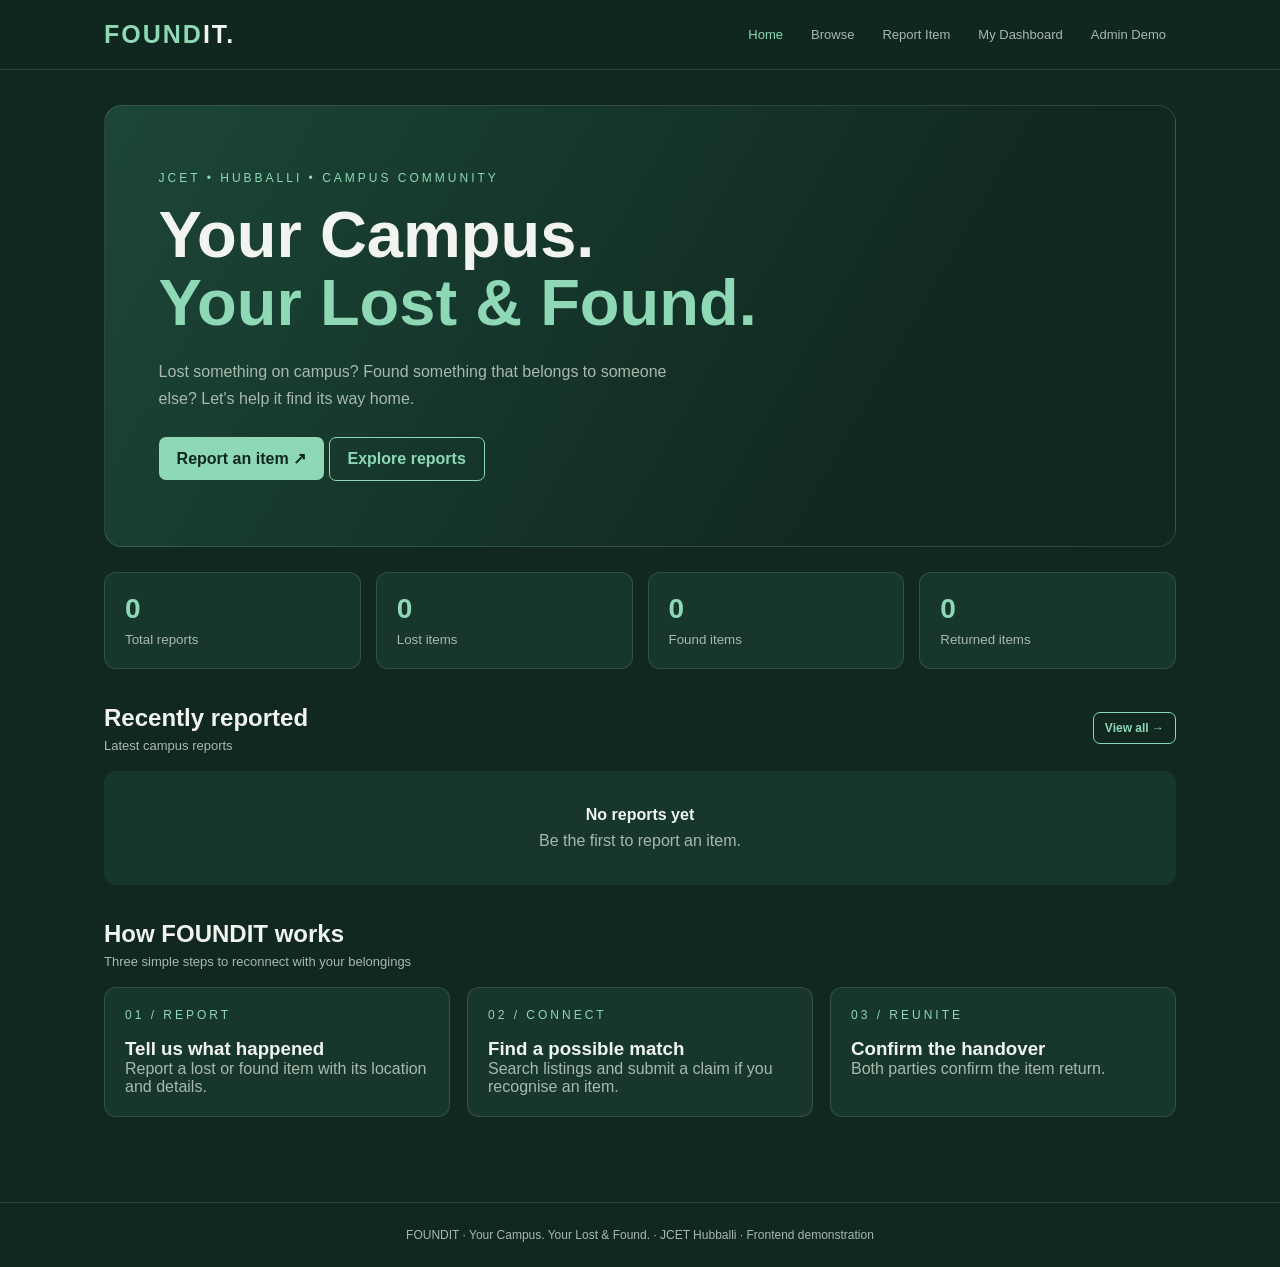
<file: index.html>
<!DOCTYPE html>
<html lang="en">

<head>
    <meta charset="UTF-8">
    <meta name="viewport" content="width=device-width, initial-scale=1.0">
    <title>FOUNDIT | Campus Lost & Found</title>

    <style>
        :root {
            --dark: #102820;
            --green: #461c2fc0;
            --mint: #8ED8B5;
            --ivory: #F2F5EF;
            --muted: #A8B9AE;
            --panel: #17372C;
            --line: #ffffff20;
            --red: #e69b91;
            --yellow: #e8c987;
        }

        * {
            box-sizing: border-box;
            margin: 0;
            padding: 0
        }

        body {
            font-family: Arial, sans-serif;
            background: var(--dark);
            color: var(--ivory);
            min-height: 100vh
        }

        button,
        input,
        select,
        textarea {
            font: inherit
        }

        button {
            cursor: pointer
        }

        header {
            position: sticky;
            top: 0;
            z-index: 10;
            background: #102820ee;
            border-bottom: 1px solid var(--line);
            backdrop-filter: blur(12px)
        }

        .nav {
            max-width: 1200px;
            margin: auto;
            padding: 17px 5%;
            display: flex;
            align-items: center;
            justify-content: space-between;
            gap: 15px
        }

        .logo {
            font-size: 25px;
            font-weight: 900;
            letter-spacing: 2px;
            color: var(--mint)
        }

        .logo span {
            color: var(--ivory)
        }

        nav {
            display: flex;
            gap: 8px;
            flex-wrap: wrap
        }

        nav button {
            background: transparent;
            border: 0;
            color: var(--muted);
            padding: 10px;
            font-size: 13px
        }

        nav button:hover,
        nav button.active {
            color: var(--mint)
        }

        .container {
            max-width: 1200px;
            margin: auto;
            padding: 35px 5%
        }

        .hero {
            padding: 65px 5%;
            background: linear-gradient(120deg, #1c4638, #102820 75%);
            border: 1px solid var(--line);
            border-radius: 18px
        }

        .eyebrow {
            color: var(--mint);
            font-size: 12px;
            letter-spacing: 3px;
            text-transform: uppercase;
            margin-bottom: 16px
        }

        h1 {
            font-size: clamp(38px, 6vw, 65px);
            line-height: 1.05;
            max-width: 650px
        }

        h1 span {
            color: var(--mint)
        }

        .hero p {
            color: var(--muted);
            line-height: 1.7;
            max-width: 550px;
            margin: 20px 0 25px
        }

        .btn {
            border: 0;
            border-radius: 7px;
            padding: 12px 18px;
            background: var(--mint);
            color: var(--dark);
            font-weight: 700
        }

        .btn:hover {
            filter: brightness(1.08)
        }

        .btn-outline {
            background: transparent;
            border: 1px solid var(--mint);
            color: var(--mint)
        }

        .btn-danger {
            background: #6c302d;
            color: white
        }

        .btn-small {
            padding: 8px 11px;
            font-size: 12px
        }

        .stats {
            display: grid;
            grid-template-columns: repeat(4, 1fr);
            gap: 15px;
            margin: 25px 0
        }

        .stat,
        .panel,
        .card {
            background: var(--panel);
            border: 1px solid var(--line);
            border-radius: 12px;
            padding: 20px
        }

        .stat strong {
            display: block;
            color: var(--mint);
            font-size: 28px;
            margin-bottom: 5px
        }

        .stat small,
        .muted {
            color: var(--muted)
        }

        .section-head {
            display: flex;
            justify-content: space-between;
            align-items: center;
            gap: 15px;
            margin: 35px 0 18px
        }

        .section-head h2 {
            font-size: 24px
        }

        .section-head p {
            color: var(--muted);
            font-size: 13px;
            margin-top: 6px
        }

        .grid {
            display: grid;
            grid-template-columns: repeat(3, 1fr);
            gap: 17px
        }

        .card {
            padding: 0;
            overflow: hidden
        }

        .card-image {
            height: 150px;
            background: #254d3d;
            display: flex;
            align-items: center;
            justify-content: center;
            font-size: 48px;
            color: var(--mint);
            overflow: hidden
        }

        .card-image img {
            width: 100%;
            height: 100%;
            object-fit: cover
        }

        .card-body {
            padding: 18px
        }

        .card-body h3 {
            margin: 10px 0
        }

        .card-body p {
            color: var(--muted);
            font-size: 13px;
            line-height: 1.6;
            margin: 5px 0
        }

        .tag {
            display: inline-block;
            padding: 5px 9px;
            border-radius: 20px;
            background: #8ed8b51b;
            color: var(--mint);
            font-size: 11px;
            margin: 2px
        }

        .tag.lost {
            background: #e69b9120;
            color: var(--red)
        }

        .tag.pending {
            background: #e8c98720;
            color: var(--yellow)
        }

        .tag.done {
            background: #8ed8b51b;
            color: var(--mint)
        }

        .filters {
            display: flex;
            gap: 10px;
            flex-wrap: wrap;
            margin: 18px 0
        }

        input,
        select,
        textarea {
            width: 100%;
            padding: 12px;
            background: #102820;
            color: var(--ivory);
            border: 1px solid var(--line);
            border-radius: 7px;
            outline: none
        }

        input:focus,
        select:focus,
        textarea:focus {
            border-color: var(--mint)
        }

        input[type=checkbox] {
            width: auto
        }

        input[type=file] {
            padding: 9px
        }

        textarea {
            min-height: 95px;
            resize: vertical
        }

        .filters input {
            flex: 2;
            min-width: 190px
        }

        .filters select {
            flex: 1;
            min-width: 140px
        }

        .form-grid {
            display: grid;
            grid-template-columns: 1fr 1fr;
            gap: 15px
        }

        .field {
            display: flex;
            flex-direction: column;
            gap: 8px;
            margin-bottom: 15px
        }

        .field label {
            font-size: 13px;
            color: var(--mint)
        }

        .full {
            grid-column: 1/-1
        }

        .form-panel {
            max-width: 760px;
            margin: auto
        }

        .notice {
            padding: 13px;
            border: 1px solid #d88ed2c5;
            border-radius: 8px;
            color: var(--muted);
            font-size: 13px;
            line-height: 1.6;
            margin: 15px 0
        }

        .page {
            display: none
        }

        .page.active {
            display: block
        }

        .empty {
            text-align: center;
            padding: 35px 15px;
            color: var(--muted);
            background: var(--panel);
            border-radius: 12px
        }

        .empty strong {
            display: block;
            color: var(--ivory);
            margin-bottom: 8px
        }

        .profile-row {
            display: flex;
            justify-content: space-between;
            align-items: center;
            gap: 15px;
            flex-wrap: wrap
        }

        .table-wrap {
            overflow-x: auto
        }

        table {
            width: 100%;
            border-collapse: collapse;
            font-size: 13px
        }

        th,
        td {
            text-align: left;
            padding: 13px;
            border-bottom: 1px solid var(--line);
            vertical-align: top
        }

        th {
            color: var(--mint)
        }

        td {
            color: var(--muted)
        }

        .zone-row {
            margin: 17px 0
        }

        .zone-row div:first-child {
            display: flex;
            justify-content: space-between;
            margin-bottom: 7px;
            font-size: 13px
        }

        .bar {
            height: 9px;
            background: #ffffff18;
            border-radius: 20px;
            overflow: hidden
        }

        .bar span {
            display: block;
            height: 100%;
            background: var(--mint);
            border-radius: 20px
        }

        footer {
            border-top: 1px solid var(--line);
            padding: 25px 5%;
            text-align: center;
            color: var(--muted);
            font-size: 12px;
            margin-top: 50px
        }

        .modal {
            position: fixed;
            inset: 0;
            background: #000b;
            z-index: 30;
            display: none;
            align-items: center;
            justify-content: center;
            padding: 20px
        }

        .modal.show {
            display: flex
        }

        .modal-box {
            background: var(--panel);
            border: 1px solid var(--line);
            border-radius: 14px;
            padding: 25px;
            width: min(550px, 100%);
            max-height: 85vh;
            overflow: auto
        }

        .modal-head {
            display: flex;
            justify-content: space-between;
            margin-bottom: 20px
        }

        .close {
            background: none;
            border: 0;
            color: var(--ivory);
            font-size: 25px
        }

        #toast {
            position: fixed;
            bottom: 20px;
            right: 20px;
            background: var(--mint);
            color: var(--dark);
            padding: 13px 18px;
            border-radius: 8px;
            display: none;
            z-index: 50;
            font-weight: bold
        }

        .preview {
            max-width: 100%;
            max-height: 150px;
            display: none;
            margin-top: 10px;
            border-radius: 8px
        }

        .qr-box {
            border: 1px dashed var(--mint);
            padding: 25px;
            text-align: center;
            border-radius: 12px;
            margin: 15px 0
        }

        .qr-symbol {
            font-size: 65px;
            color: var(--mint)
        }

        .action-row {
            display: flex;
            gap: 8px;
            flex-wrap: wrap;
            margin-top: 12px
        }

        .action-card {
            padding: 17px;
            background: #102820;
            border: 1px solid var(--line);
            border-radius: 9px;
            margin: 12px 0
        }

        .action-card p {
            font-size: 13px;
            color: var(--muted);
            line-height: 1.6;
            margin: 6px 0
        }

        .status-line {
            font-size: 12px;
            color: var(--mint);
            margin-top: 9px
        }

        @media(max-width:800px) {
            .grid {
                grid-template-columns: repeat(2, 1fr)
            }

            .stats {
                grid-template-columns: repeat(2, 1fr)
            }
        }

        @media(max-width:560px) {
            .grid {
                grid-template-columns: 1fr
            }

            .form-grid {
                grid-template-columns: 1fr
            }

            .full {
                grid-column: auto
            }

            .nav {
                align-items: flex-start;
                flex-direction: column
            }

            .hero {
                padding: 40px 25px
            }

            .stats {
                gap: 9px
            }

            .stat {
                padding: 14px
            }
        }
    </style>
</head>

<body>
    <header>
        <div class="nav">
            <div class="logo">FOUND<span>IT.</span></div>
            <nav>
                <button class="active" onclick="showPage('home')">Home</button>
                <button onclick="showPage('browse')">Browse</button>
                <button onclick="showPage('report')">Report Item</button>
                <button onclick="showPage('dashboard')">My Dashboard</button>
                <button onclick="showPage('admin')">Admin Demo</button>
            </nav>
        </div>
    </header>

    <main class="container">

        <section id="home" class="page active">
            <div class="hero">
                <div class="eyebrow">JCET • HUBBALLI • CAMPUS COMMUNITY</div>
                <h1>Your Campus.<br><span>Your Lost & Found.</span></h1>
                <p>Lost something on campus? Found something that belongs to someone else? Let's help it find its way
                    home.</p>
                <button class="btn" onclick="showPage('report')">Report an item ↗</button>
                <button class="btn btn-outline" onclick="showPage('browse')">Explore reports</button>
            </div>

            <div class="stats">
                <div class="stat"><strong id="totalCount">0</strong><small>Total reports</small></div>
                <div class="stat"><strong id="lostCount">0</strong><small>Lost items</small></div>
                <div class="stat"><strong id="foundCount">0</strong><small>Found items</small></div>
                <div class="stat"><strong id="returnedCount">0</strong><small>Returned items</small></div>
            </div>

            <div class="section-head">
                <div>
                    <h2>Recently reported</h2>
                    <p>Latest campus reports</p>
                </div>
                <button class="btn btn-outline btn-small" onclick="showPage('browse')">View all →</button>
            </div>
            <div class="grid" id="recentGrid"></div>

            <div class="section-head">
                <div>
                    <h2>How FOUNDIT works</h2>
                    <p>Three simple steps to reconnect with your belongings</p>
                </div>
            </div>
            <div class="grid">
                <div class="panel">
                    <div class="eyebrow">01 / REPORT</div>
                    <h3>Tell us what happened</h3>
                    <p class="muted">Report a lost or found item with its location and details.</p>
                </div>
                <div class="panel">
                    <div class="eyebrow">02 / CONNECT</div>
                    <h3>Find a possible match</h3>
                    <p class="muted">Search listings and submit a claim if you recognise an item.</p>
                </div>
                <div class="panel">
                    <div class="eyebrow">03 / REUNITE</div>
                    <h3>Confirm the handover</h3>
                    <p class="muted">Both parties confirm the item return.</p>
                </div>
            </div>
        </section>

        <section id="browse" class="page">
            <div class="section-head">
                <div>
                    <div class="eyebrow">CAMPUS LISTINGS</div>
                    <h2>Explore reports</h2>
                    <p>Search for lost and found belongings</p>
                </div>
            </div>
            <div class="filters">
                <input id="searchBox" placeholder="Search item name or description..." oninput="renderBrowse()">
                <select id="typeFilter" onchange="renderBrowse()">
                    <option value="all">All reports</option>
                    <option value="lost">Lost</option>
                    <option value="found">Found</option>
                </select>
                <select id="categoryFilter" onchange="renderBrowse()">
                    <option value="all">All categories</option>
                    <option>Electronics</option>
                    <option>Accessories</option>
                    <option>Documents</option>
                    <option>Books</option>
                    <option>Other</option>
                </select>
                <select id="locationFilter" onchange="renderBrowse()">
                    <option value="all">All locations</option>
                    <option>Academic Block</option>
                    <option>Library</option>
                    <option>Computer Labs</option>
                    <option>Canteen</option>
                    <option>Auditorium</option>
                    <option>Playground</option>
                    <option>Parking Area</option>
                </select>
            </div>
            <div class="grid" id="browseGrid"></div>
            <div class="section-head">
                <div>
                    <h2>Smart location matches</h2>
                    <p>Possible matches based on category and campus location</p>
                </div>
            </div>
            <div id="smartMatches"></div>
        </section>

        <section id="report" class="page">
            <div class="section-head">
                <div>
                    <div class="eyebrow">MAKE A REPORT</div>
                    <h2>Report an item</h2>
                    <p>Help the campus community locate belongings</p>
                </div>
            </div>
            <div class="panel form-panel">
                <form id="reportForm">
                    <div class="form-grid">
                        <div class="field"><label>Item name *</label><input id="itemName" required maxlength="70"
                                placeholder="e.g. Black water bottle"></div>
                        <div class="field"><label>Report type *</label>
                            <div class="field full">
                                <label>What happened? *</label>
                                <select id="itemType" required>
                                    <option value="lost">I LOST this item</option>
                                    <option value="found">I FOUND this item</option>
                                </select>
                            </div>
                            <option value="lost">I lost this item</option>
                            <option value="found">I found this item</option>
                            </select>
                        </div>
                        <div class="field"><label>Category *</label><select id="itemCategory">
                                <option>Electronics</option>
                                <option>Accessories</option>
                                <option>Documents</option>
                                <option>Books</option>
                                <option>Other</option>
                            </select></div>
                        <div class="field"><label>Colour</label><input id="itemColour" placeholder="e.g. Black"></div>
                        <div class="field"><label>Campus location *</label><select id="itemLocation" required>
                                <option value="">Choose location</option>
                                <option>Academic Block</option>
                                <option>Library</option>
                                <option>Computer Labs</option>
                                <option>Canteen</option>
                                <option>Auditorium</option>
                                <option>Playground</option>
                                <option>Parking Area</option>
                            </select></div>
                        <div class="field"><label>Date</label><input id="itemDate" type="date"></div>
                        <div class="field full"><label>Public description</label><textarea id="itemDescription"
                                maxlength="500"
                                placeholder="Describe the item without sharing private identifying details."></textarea>
                        </div>
                        <div class="field full"><label>Item photo (optional)</label><input id="itemPhoto" type="file"
                                accept="image/*"><img id="photoPreview" class="preview" alt="Selected photo preview">
                        </div>
                        <div class="field full"><label><input type="checkbox" id="anonymous"> Hide my name from public
                                listings (anonymous report)</label></div>
                    </div>
                    <div class="notice">Demo only: do not upload ID cards, personal documents, phone numbers, passwords
                        or private ownership clues.</div>
                    <button class="btn" type="submit">Submit report ↗</button>
                </form>
            </div>
        </section>

        <section id="dashboard" class="page">
            <div class="section-head">
                <div>
                    <div class="eyebrow">YOUR ACTIVITY</div>
                    <h2>My dashboard</h2>
                    <p>Manage your reports, claims and handovers</p>
                </div>
            </div>
            <div class="panel">
                <div class="profile-row">
                    <div>
                        <h3 id="profileName">Guest student</h3>
                        <p class="muted" id="profileEmail">Demo mode — no account signed in</p>
                    </div>
                    <button class="btn btn-outline btn-small" onclick="openLogin()">Student login / register</button>
                </div>
            </div>

            <div class="notice">For this demonstration, use the same demo profile that created the report or claim to
                see its respective confirmation button.</div>

            <div class="section-head">
                <div>
                    <h2>My reports / Finder handover</h2>
                    <p>Confirm when you have handed over an approved item</p>
                </div>
            </div>
            <div id="myReports"></div>

            <div class="section-head">
                <div>
                    <h2>My claims / Claimant receipt</h2>
                    <p>Confirm when you have received the item</p>
                </div>
            </div>
            <div id="myClaims"></div>
        </section>

        <section id="admin" class="page">
            <div class="section-head">
                <div>
                    <div class="eyebrow">MANAGEMENT AREA</div>
                    <h2>Admin dashboard</h2>
                    <p>Demonstration controls — not a protected administrator account</p>
                </div><span class="tag">DEMO ADMIN</span>
            </div>
            <div class="stats">
                <div class="stat"><strong id="adminTotal">0</strong><small>Total reports</small></div>
                <div class="stat"><strong id="adminClaims">0</strong><small>Pending claims</small></div>
                <div class="stat"><strong id="adminReturned">0</strong><small>Returned items</small></div>
                <div class="stat"><strong id="adminReports">0</strong><small>Open reports</small></div>
            </div>

            <div class="section-head">
                <div>
                    <h2>Campus Zone Analytics</h2>
                    <p>Report distribution by campus location</p>
                </div>
            </div>
            <div class="panel" id="zoneAnalytics"></div>

            <div class="section-head">
                <div>
                    <h2>Manage item reports</h2>
                    <p>Change report status or remove test entries</p>
                </div>
            </div>
            <div class="panel table-wrap">
                <table>
                    <thead>
                        <tr>
                            <th>Item</th>
                            <th>Type</th>
                            <th>Location</th>
                            <th>Status</th>
                            <th>Action</th>
                        </tr>
                    </thead>
                    <tbody id="adminItems"></tbody>
                </table>
            </div>

            <div class="section-head">
                <div>
                    <h2>Manage claims</h2>
                    <p>Approve or reject ownership claims</p>
                </div>
            </div>
            <div class="panel table-wrap">
                <table>
                    <thead>
                        <tr>
                            <th>Item</th>
                            <th>Claimant</th>
                            <th>Message</th>
                            <th>Status</th>
                            <th>Action</th>
                        </tr>
                    </thead>
                    <tbody id="adminClaimsList"></tbody>
                </table>
            </div>

            <div class="section-head">
                <div>
                    <h2>Unclaimed item reminders</h2>
                </div>
            </div>
            <div class="panel" id="reminders"></div>

            <div class="section-head">
                <div>
                    <h2>QR reporting interface</h2>
                    <p>Choose a campus zone for a prefilled reporting link</p>
                </div>
            </div>
            <div class="panel">
                <select id="qrLocation">
                    <option>Academic Block</option>
                    <option>Library</option>
                    <option>Computer Labs</option>
                    <option>Canteen</option>
                    <option>Auditorium</option>
                    <option>Playground</option>
                    <option>Parking Area</option>
                </select>
                <div class="qr-box">
                    <div class="qr-symbol">▦</div>
                    <p id="qrText">QR reporting link preview</p>
                </div>
                <button class="btn btn-outline btn-small" onclick="copyQRLink()">Copy prefilled link</button>
                <p class="muted" style="font-size:12px;margin-top:10px">This is a link preview, not a generated
                    scannable QR image.</p>
            </div>
        </section>
    </main>

    <footer>FOUNDIT · Your Campus. Your Lost & Found. · JCET Hubballi · Frontend demonstration</footer>
    <div id="toast"></div>

    <div class="modal" id="loginModal">
        <div class="modal-box">
            <div class="modal-head">
                <h2>Student demo profile</h2><button class="close" onclick="closeModal('loginModal')">×</button>
            </div>
            <form id="loginForm">
                <div class="field"><label>Display name</label><input id="studentName" required placeholder="Your name">
                </div>
                <div class="field"><label>Email (demo only)</label><input id="studentEmail" type="email" required
                        placeholder="student@example.com"></div>
                <div class="notice">This creates a local demo profile only. It does not verify college email or student
                    identity.</div>
                <button class="btn">Save demo profile</button>
            </form>
        </div>
    </div>

    <div class="modal" id="itemModal">
        <div class="modal-box">
            <div class="modal-head">
                <h2>Item details</h2><button class="close" onclick="closeModal('itemModal')">×</button>
            </div>
            <div id="itemDetails"></div>
        </div>
    </div>

    <div class="modal" id="claimModal">
        <div class="modal-box">
            <div class="modal-head">
                <h2>Submit a claim</h2><button class="close" onclick="closeModal('claimModal')">×</button>
            </div>
            <form id="claimForm">
                <input type="hidden" id="claimItemId">
                <div class="field"><label>Your display name</label><input id="claimName" required></div>
                <div class="field"><label>Demo email</label><input id="claimEmail" type="email" required
                        placeholder="Use the same email as your profile"></div>
                <div class="field"><label>Why do you believe this item belongs to you?</label><textarea
                        id="claimMessage" required maxlength="500"
                        placeholder="Give a general explanation. Do not share sensitive information."></textarea></div>
                <div class="notice">This claim is a demonstration stored in this browser only.</div>
                <button class="btn">Submit claim</button>
            </form>
        </div>
    </div>

    <script>
        const STORAGE_KEY = "foundit_frontend_demo_v2";

        let data;
        try {
            data = JSON.parse(localStorage.getItem(STORAGE_KEY) || '{"items":[],"claims":[],"profile":null}');
        } catch {
            data = { items: [], claims: [], profile: null };
        }

        let selectedPhoto = "";

        function save() {
            try {
                localStorage.setItem(STORAGE_KEY, JSON.stringify(data));
                refresh();
            } catch (error) {
                toast("Storage is full. Try removing some demo photos.");
            }
        }

        function toast(message) {
            const el = document.getElementById("toast");
            el.textContent = message;
            el.style.display = "block";
            setTimeout(() => el.style.display = "none", 2800);
        }

        function showPage(id) {
            document.querySelectorAll(".page").forEach(p => p.classList.remove("active"));
            document.getElementById(id).classList.add("active");

            document.querySelectorAll("nav button").forEach(b => b.classList.remove("active"));
            const names = ["home", "browse", "report", "dashboard", "admin"];
            const index = names.indexOf(id);
            if (index >= 0) document.querySelectorAll("nav button")[index].classList.add("active");

            if (id === "browse") renderBrowse();
            if (id === "dashboard") renderDashboard();
            if (id === "admin") renderAdmin();

            window.scrollTo({ top: 0, behavior: "smooth" });
        }

        function safe(value) {
            return String(value ?? "").replace(/[&<>"']/g, c => ({
                "&": "&amp;", "<": "&lt;", ">": "&gt;", '"': "&quot;", "'": "&#39;"
            }[c]));
        }

        function itemCard(item) {
            const image = item.photo
                ? `<img src="${item.photo}" alt="Item photo">`
                : "<span>✧</span>";

            return `
  <article class="card">
    <div class="card-image">${image}</div>
    <div class="card-body">
      <span class="tag ${item.type}">${safe(item.type.toUpperCase())}</span>
      <span class="tag">${safe(item.status)}</span>
      <h3>${safe(item.name)}</h3>
      <p>${safe(item.category)} · ${safe(item.colour || "Colour not specified")}</p>
      <p>⌖ ${safe(item.location)} · ${safe(item.date)}</p>
      <p>${safe(item.description || "No description provided.")}</p>
      <button class="btn btn-outline btn-small" onclick="viewItem('${item.id}')">View details</button>
    </div>
  </article>`;
        }

        function renderHome() {
            const items = data.items;
            document.getElementById("totalCount").textContent = items.length;
            document.getElementById("lostCount").textContent = items.filter(x => x.type === "lost").length;
            document.getElementById("foundCount").textContent = items.filter(x => x.type === "found").length;
            document.getElementById("returnedCount").textContent = items.filter(x => x.status === "Returned").length;

            const recent = [...items].reverse().slice(0, 3);
            document.getElementById("recentGrid").innerHTML = recent.length
                ? recent.map(itemCard).join("")
                : '<div class="empty" style="grid-column:1/-1"><strong>No reports yet</strong>Be the first to report an item.</div>';
        }

        function renderBrowse() {
            const search = (document.getElementById("searchBox").value || "").toLowerCase();
            const type = document.getElementById("typeFilter").value;
            const category = document.getElementById("categoryFilter").value;
            const location = document.getElementById("locationFilter").value;

            const results = data.items.filter(x =>
                (type === "all" || x.type === type) &&
                (category === "all" || x.category === category) &&
                (location === "all" || x.location === location) &&
                (x.name + " " + x.description + " " + x.colour).toLowerCase().includes(search)
            );

            document.getElementById("browseGrid").innerHTML = results.length
                ? results.map(itemCard).join("")
                : '<div class="empty" style="grid-column:1/-1"><strong>No matching reports</strong>Try changing your search or filters.</div>';

            renderSmartMatches();
        }

        function renderSmartMatches() {
            const lostItems = data.items.filter(x => x.type === "lost" && x.status === "Open");
            const foundItems = data.items.filter(x => x.type === "found" && x.status === "Open");
            let output = [];

            lostItems.forEach(lost => {
                const matches = foundItems.filter(found =>
                    found.category === lost.category &&
                    found.location === lost.location
                );

                matches.forEach(found => {
                    output.push(`
        <div class="action-card">
          <span class="tag">Possible match</span>
          <p><b>Lost:</b> ${safe(lost.name)} · ${safe(lost.location)}</p>
          <p><b>Found:</b> ${safe(found.name)} · ${safe(found.location)}</p>
          <p class="muted">Same category and campus location. This is only a suggestion, not proof of ownership.</p>
          <button class="btn btn-outline btn-small" onclick="viewItem('${found.id}')">View found item</button>
        </div>
      `);
                });
            });

            document.getElementById("smartMatches").innerHTML = output.length
                ? output.join("")
                : '<div class="empty">No possible matches yet. New reports may create matches.</div>';
        }

        function renderDashboard() {
            const profile = data.profile;

            document.getElementById("profileName").textContent = profile ? profile.name : "Guest student";
            document.getElementById("profileEmail").textContent = profile ? profile.email : "Demo mode — no account signed in";

            const email = profile?.email?.toLowerCase() || "";

            const own = data.items.filter(x => email && x.owner?.toLowerCase() === email);

            document.getElementById("myReports").innerHTML = own.length
                ? own.map(item => {
                    const related = data.claims.filter(c => c.itemId === item.id && c.status !== "Rejected");

                    return `
        <div class="action-card">
          <span class="tag ${item.type}">${safe(item.type.toUpperCase())}</span>
          <span class="tag">${safe(item.status)}</span>
          <h3 style="margin:8px 0">${safe(item.name)}</h3>
          <p>${safe(item.location)} · ${safe(item.date)}</p>

          ${related.map(claim => {
                        if (claim.status === "Approved" || claim.status === "Handover Pending") {
                            return `
              <div class="action-card">
                <b>Approved claim: ${safe(claim.name)}</b>
                <p>Finder: confirm after you have physically handed over the item.</p>
                <p class="status-line">Finder confirmation: ${claim.finderConfirmed ? "Confirmed ✓" : "Waiting"}</p>
                <p class="status-line">Claimant confirmation: ${claim.claimantConfirmed ? "Confirmed ✓" : "Waiting"}</p>
                ${!claim.finderConfirmed && item.status !== "Returned"
                                    ? `<button class="btn btn-small" onclick="confirmHandover('${claim.id}','finder')">I handed over the item</button>`
                                    : ""
                                }
                ${claim.status === "Completed" ? '<p class="status-line">Return completed ✓</p>' : ""}
              </div>`;
                        }

                        return `<p class="muted">Claim from ${safe(claim.name)}: ${safe(claim.status)}</p>`;
                    }).join("")}
        </div>`;
                }).join("")
                : '<div class="empty">No reports from this demo profile. Sign in with the same profile used to submit your report.</div>';

            const claims = data.claims.filter(c => email && c.email?.toLowerCase() === email);

            document.getElementById("myClaims").innerHTML = claims.length
                ? claims.map(claim => {
                    const item = data.items.find(x => x.id === claim.itemId);

                    return `
        <div class="action-card">
          <h3>${safe(claim.itemName)}</h3>
          <p>Claim status: <span class="tag">${safe(claim.status)}</span></p>
          <p>${safe(claim.message)}</p>
          ${claim.status === "Approved" || claim.status === "Handover Pending"
                            ? `
              <p class="status-line">Finder confirmation: ${claim.finderConfirmed ? "Confirmed ✓" : "Waiting"}</p>
              <p class="status-line">Your receipt confirmation: ${claim.claimantConfirmed ? "Confirmed ✓" : "Waiting"}</p>
              ${!claim.claimantConfirmed && item?.status !== "Returned"
                                ? `<button class="btn btn-small" onclick="confirmHandover('${claim.id}','claimant')">I received the item</button>`
                                : ""
                            }
              ${claim.status === "Completed" ? '<p class="status-line">Return completed ✓</p>' : ""}
            `
                            : ""
                        }
        </div>`;
                }).join("")
                : '<div class="empty">You have not submitted any claims using this demo profile.</div>';
        }

        function renderAdmin() {
            const items = data.items;

            document.getElementById("adminTotal").textContent = items.length;
            document.getElementById("adminClaims").textContent = data.claims.filter(c => c.status === "Pending").length;
            document.getElementById("adminReturned").textContent = items.filter(x => x.status === "Returned").length;
            document.getElementById("adminReports").textContent = items.filter(x => x.status === "Open").length;

            document.getElementById("adminItems").innerHTML = items.length
                ? items.map(x => `
      <tr>
        <td>${safe(x.name)}</td>
        <td>${safe(x.type)}</td>
        <td>${safe(x.location)}</td>
        <td>${safe(x.status)}</td>
        <td><button class="btn btn-danger btn-small" onclick="deleteItem('${x.id}')">Delete</button></td>
      </tr>
    `).join("")
                : '<tr><td colspan="5">No items yet</td></tr>';

            document.getElementById("adminClaimsList").innerHTML = data.claims.length
                ? data.claims.map(c => `
      <tr>
        <td>${safe(c.itemName)}</td>
        <td>${safe(c.name)}</td>
        <td>${safe(c.message)}</td>
        <td>${safe(c.status)}</td>
        <td>
          ${c.status === "Pending"
                        ? `<button class="btn btn-small" onclick="claimDecision('${c.id}','Approved')">Approve</button>
               <button class="btn btn-danger btn-small" onclick="claimDecision('${c.id}','Rejected')">Reject</button>`
                        : "—"
                    }
        </td>
      </tr>
    `).join("")
                : '<tr><td colspan="5">No claims yet</td></tr>';

            const zones = ["Academic Block", "Library", "Computer Labs", "Canteen", "Auditorium", "Playground", "Parking Area"];

            document.getElementById("zoneAnalytics").innerHTML = zones.map(zone => {
                const count = items.filter(x => x.location === zone).length;
                const percent = items.length ? count / items.length * 100 : 0;

                return `
      <div class="zone-row">
        <div><span>${zone}</span><span>${count} reports</span></div>
        <div class="bar"><span style="width:${percent}%"></span></div>
      </div>`;
            }).join("");

            const unclaimed = items.filter(x => x.status === "Open");

            document.getElementById("reminders").innerHTML = unclaimed.length
                ? unclaimed.map(x => `<p style="margin:8px 0;color:var(--muted)">Reminder: <b>${safe(x.name)}</b> at ${safe(x.location)} is still open.</p>`).join("")
                : "No open reports.";
        }

        function refresh() {
            renderHome();
            renderBrowse();
            renderDashboard();
            renderAdmin();
        }

        function viewItem(id) {
            const x = data.items.find(i => i.id === id);
            if (!x) return;

            document.getElementById("itemDetails").innerHTML = `
    <span class="tag ${x.type}">${safe(x.type.toUpperCase())}</span>
    <h2 style="margin:12px 0">${safe(x.name)}</h2>
    ${x.photo ? `<img src="${x.photo}" style="width:100%;max-height:220px;object-fit:contain;border-radius:8px">` : ""}
    <p class="muted" style="margin:10px 0">Category: ${safe(x.category)} · Colour: ${safe(x.colour || "Not specified")}</p>
    <p class="muted">Location: ${safe(x.location)} · Date: ${safe(x.date)}</p>
    <p style="margin:12px 0">${safe(x.description || "No description provided.")}</p>
    <p class="muted">Status: ${safe(x.status)}</p>
    ${x.type === "found" && x.status === "Open" ? `<button class="btn" onclick="openClaim('${x.id}')">This is mine — submit claim</button>` : ""}
    <p class="muted" style="margin-top:12px;font-size:12px">Reporter: ${x.anonymous ? "Anonymous" : safe(x.reporter || "Campus member")}</p>
  `;

            document.getElementById("itemModal").classList.add("show");
        }

        function openClaim(id) {
            closeModal("itemModal");

            const profile = data.profile;

            document.getElementById("claimItemId").value = id;
            document.getElementById("claimName").value = profile?.name || "";
            document.getElementById("claimEmail").value = profile?.email || "";

            document.getElementById("claimModal").classList.add("show");
        }

        function claimDecision(id, status) {
            const claim = data.claims.find(c => c.id === id);
            if (!claim) return;

            claim.status = status;

            if (status === "Approved") {
                const item = data.items.find(x => x.id === claim.itemId);

                if (item) {
                    item.status = "Handover Pending";
                    claim.finderConfirmed = false;
                    claim.claimantConfirmed = false;
                }
            }

            save();
            toast("Claim " + status.toLowerCase());
        }

        /* TWO-PARTY RETURN CONFIRMATION */
        function confirmHandover(claimId, role) {
            const claim = data.claims.find(c => c.id === claimId);
            if (!claim || claim.status === "Rejected" || claim.status === "Completed") return;

            const item = data.items.find(x => x.id === claim.itemId);
            if (!item) return;

            if (claim.status !== "Approved" && claim.status !== "Handover Pending") {
                toast("The claim must be approved first.");
                return;
            }

            if (role === "finder") {
                if (claim.finderConfirmed) {
                    toast("Finder has already confirmed.");
                    return;
                }

                if (!confirm("Confirm that you have physically handed over this item?")) return;
                claim.finderConfirmed = true;
            }

            if (role === "claimant") {
                if (claim.claimantConfirmed) {
                    toast("Receipt has already been confirmed.");
                    return;
                }

                if (!confirm("Confirm that you have physically received this item?")) return;
                claim.claimantConfirmed = true;
            }

            if (claim.finderConfirmed && claim.claimantConfirmed) {
                claim.status = "Completed";
                item.status = "Returned";
                claim.completedAt = new Date().toISOString();
                toast("Both confirmed! Item successfully returned.");
            } else {
                claim.status = "Handover Pending";
                toast("Confirmation saved. Waiting for the other person.");
            }

            save();
        }

        function deleteItem(id) {
            if (!confirm("Delete this demo item and its claims?")) return;

            data.items = data.items.filter(x => x.id !== id);
            data.claims = data.claims.filter(c => c.itemId !== id);

            save();
            toast("Demo item deleted");
        }

        function openLogin() {
            document.getElementById("loginModal").classList.add("show");
        }

        function closeModal(id) {
            document.getElementById(id).classList.remove("show");
        }

        document.querySelectorAll(".modal").forEach(modal => {
            modal.addEventListener("click", e => {
                if (e.target === modal) modal.classList.remove("show");
            });
        });

        document.getElementById("loginForm").addEventListener("submit", e => {
            e.preventDefault();

            data.profile = {
                name: document.getElementById("studentName").value.trim(),
                email: document.getElementById("studentEmail").value.trim()
            };

            save();
            closeModal("loginModal");
            toast("Demo profile saved");
        });

        document.getElementById("itemPhoto").addEventListener("change", e => {
            const file = e.target.files[0];

            if (!file) {
                selectedPhoto = "";
                return;
            }

            if (!file.type.startsWith("image/")) {
                toast("Please choose an image file.");
                e.target.value = "";
                return;
            }

            if (file.size > 700000) {
                toast("Choose an image smaller than 700 KB.");
                e.target.value = "";
                return;
            }

            const reader = new FileReader();

            reader.onload = () => {
                selectedPhoto = reader.result;
                const img = document.getElementById("photoPreview");
                img.src = selectedPhoto;
                img.style.display = "block";
            };

            reader.readAsDataURL(file);
        });

        document.getElementById("reportForm").addEventListener("submit", e => {
            e.preventDefault();

            const profile = data.profile;

            const item = {
                id: crypto.randomUUID(),
                name: document.getElementById("itemName").value.trim(),
                type: document.getElementById("itemType").value,
                category: document.getElementById("itemCategory").value,
                colour: document.getElementById("itemColour").value.trim(),
                location: document.getElementById("itemLocation").value,
                date: document.getElementById("itemDate").value || new Date().toISOString().slice(0, 10),
                description: document.getElementById("itemDescription").value.trim(),
                photo: selectedPhoto,
                anonymous: document.getElementById("anonymous").checked,
                reporter: profile?.name || "Campus member",
                owner: profile?.email || "",
                status: "Open"
            };

            data.items.push(item);
            save();

            e.target.reset();
            selectedPhoto = "";
            document.getElementById("photoPreview").style.display = "none";

            toast("Your demo report was submitted!");
            showPage("browse");
        });

        document.getElementById("claimForm").addEventListener("submit", e => {
            e.preventDefault();

            const id = document.getElementById("claimItemId").value;
            const item = data.items.find(x => x.id === id);

            if (!item) return;

            const email = document.getElementById("claimEmail").value.trim().toLowerCase();

            if (item.owner && item.owner.toLowerCase() === email) {
                toast("The reporter cannot claim their own item.");
                return;
            }

            const alreadyClaimed = data.claims.some(c =>
                c.itemId === id && c.email.toLowerCase() === email && c.status !== "Rejected"
            );

            if (alreadyClaimed) {
                toast("This demo profile already submitted a claim.");
                return;
            }

            data.claims.push({
                id: crypto.randomUUID(),
                itemId: id,
                itemName: item.name,
                name: document.getElementById("claimName").value.trim(),
                email: email,
                message: document.getElementById("claimMessage").value.trim(),
                status: "Pending",
                finderConfirmed: false,
                claimantConfirmed: false
            });

            save();
            e.target.reset();
            closeModal("claimModal");
            toast("Demo claim submitted");
        });

        document.getElementById("qrLocation").addEventListener("change", updateQR);

        function updateQR() {
            const location = document.getElementById("qrLocation").value;
            document.getElementById("qrText").textContent = "Prefilled report location: " + location;
        }

        function copyQRLink() {
            const url = window.location.origin + window.location.pathname +
                "?location=" + encodeURIComponent(document.getElementById("qrLocation").value);

            if (navigator.clipboard && window.isSecureContext) {
                navigator.clipboard.writeText(url)
                    .then(() => toast("Prefilled link copied"))
                    .catch(() => prompt("Copy this link:", url));
            } else {
                prompt("Copy this link:", url);
            }
        }

        function applyQRLocation() {
            const params = new URLSearchParams(window.location.search);
            const zone = params.get("location");

            if (zone) {
                showPage("report");
                const select = document.getElementById("itemLocation");

                if ([...select.options].some(o => o.value === zone)) {
                    select.value = zone;
                }
            }
        }

        refresh();
        applyQRLocation();
    </script>
</body>

</html>
</file>
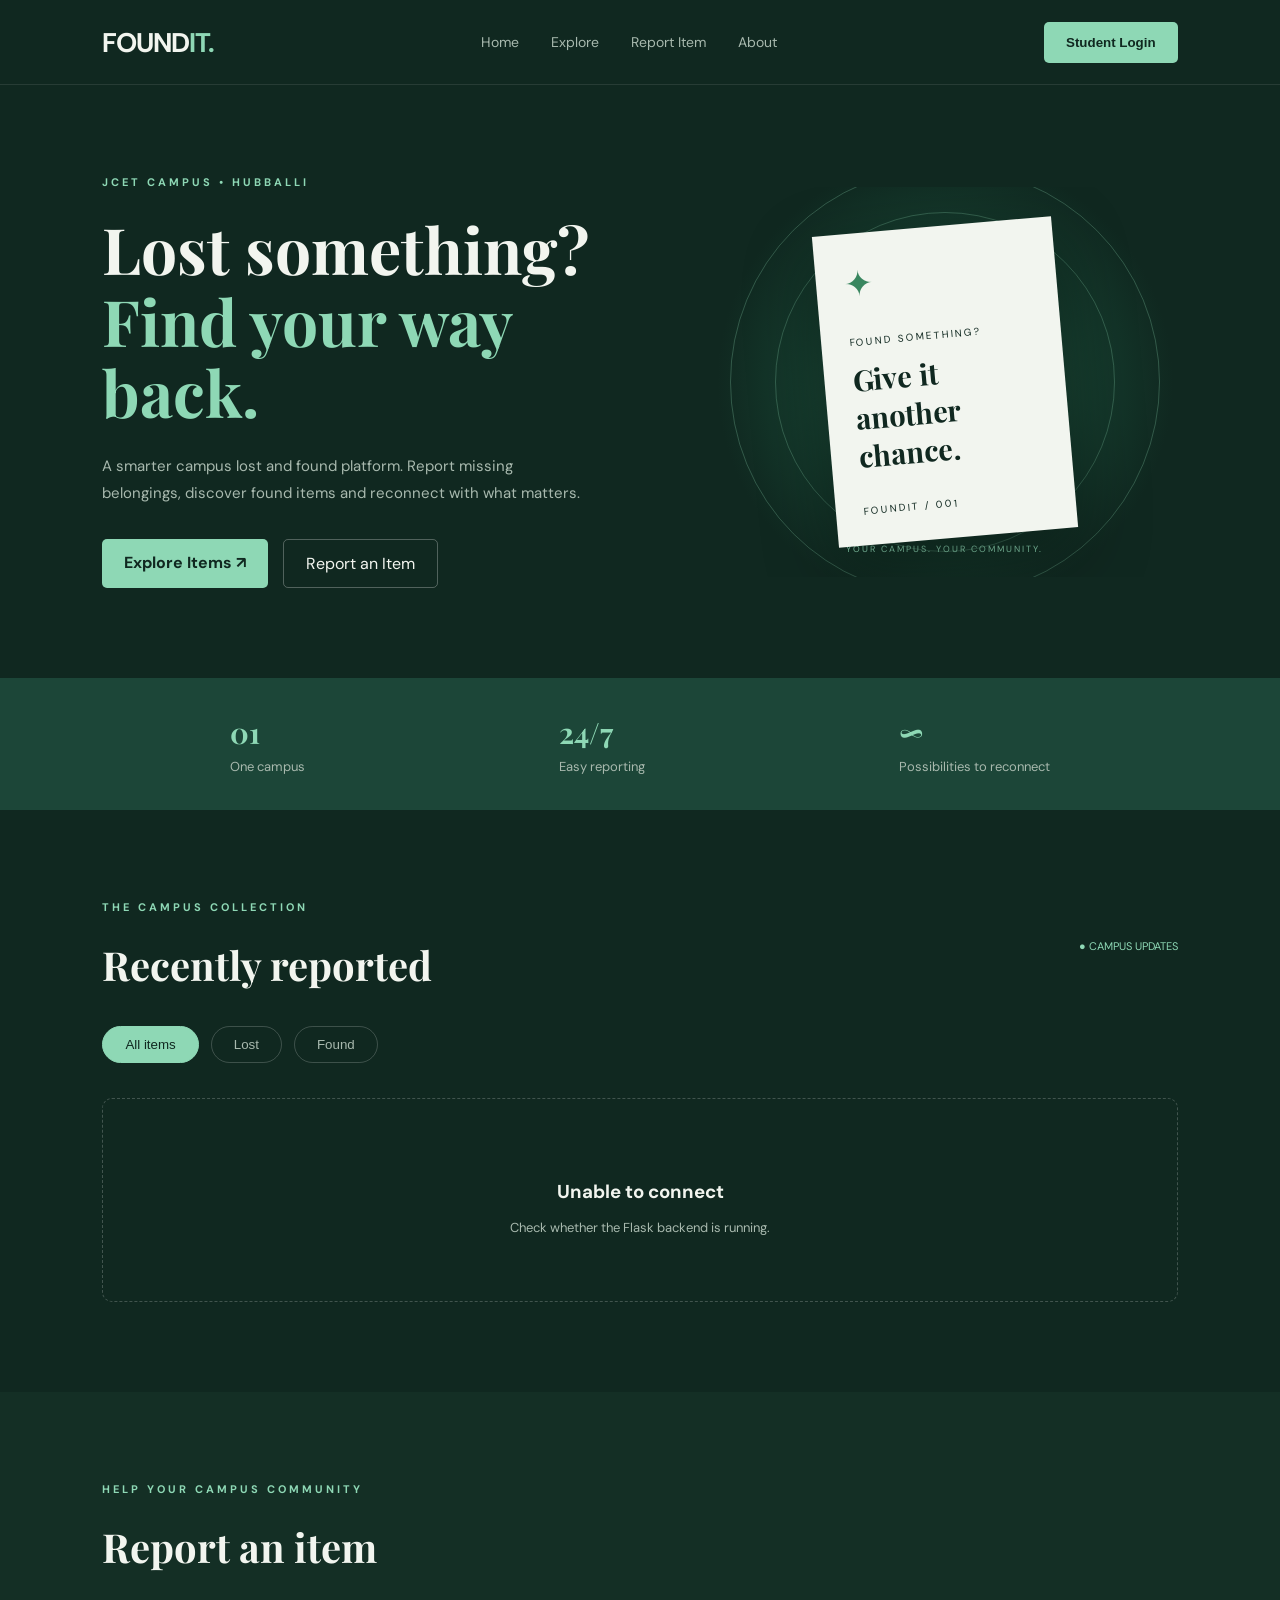
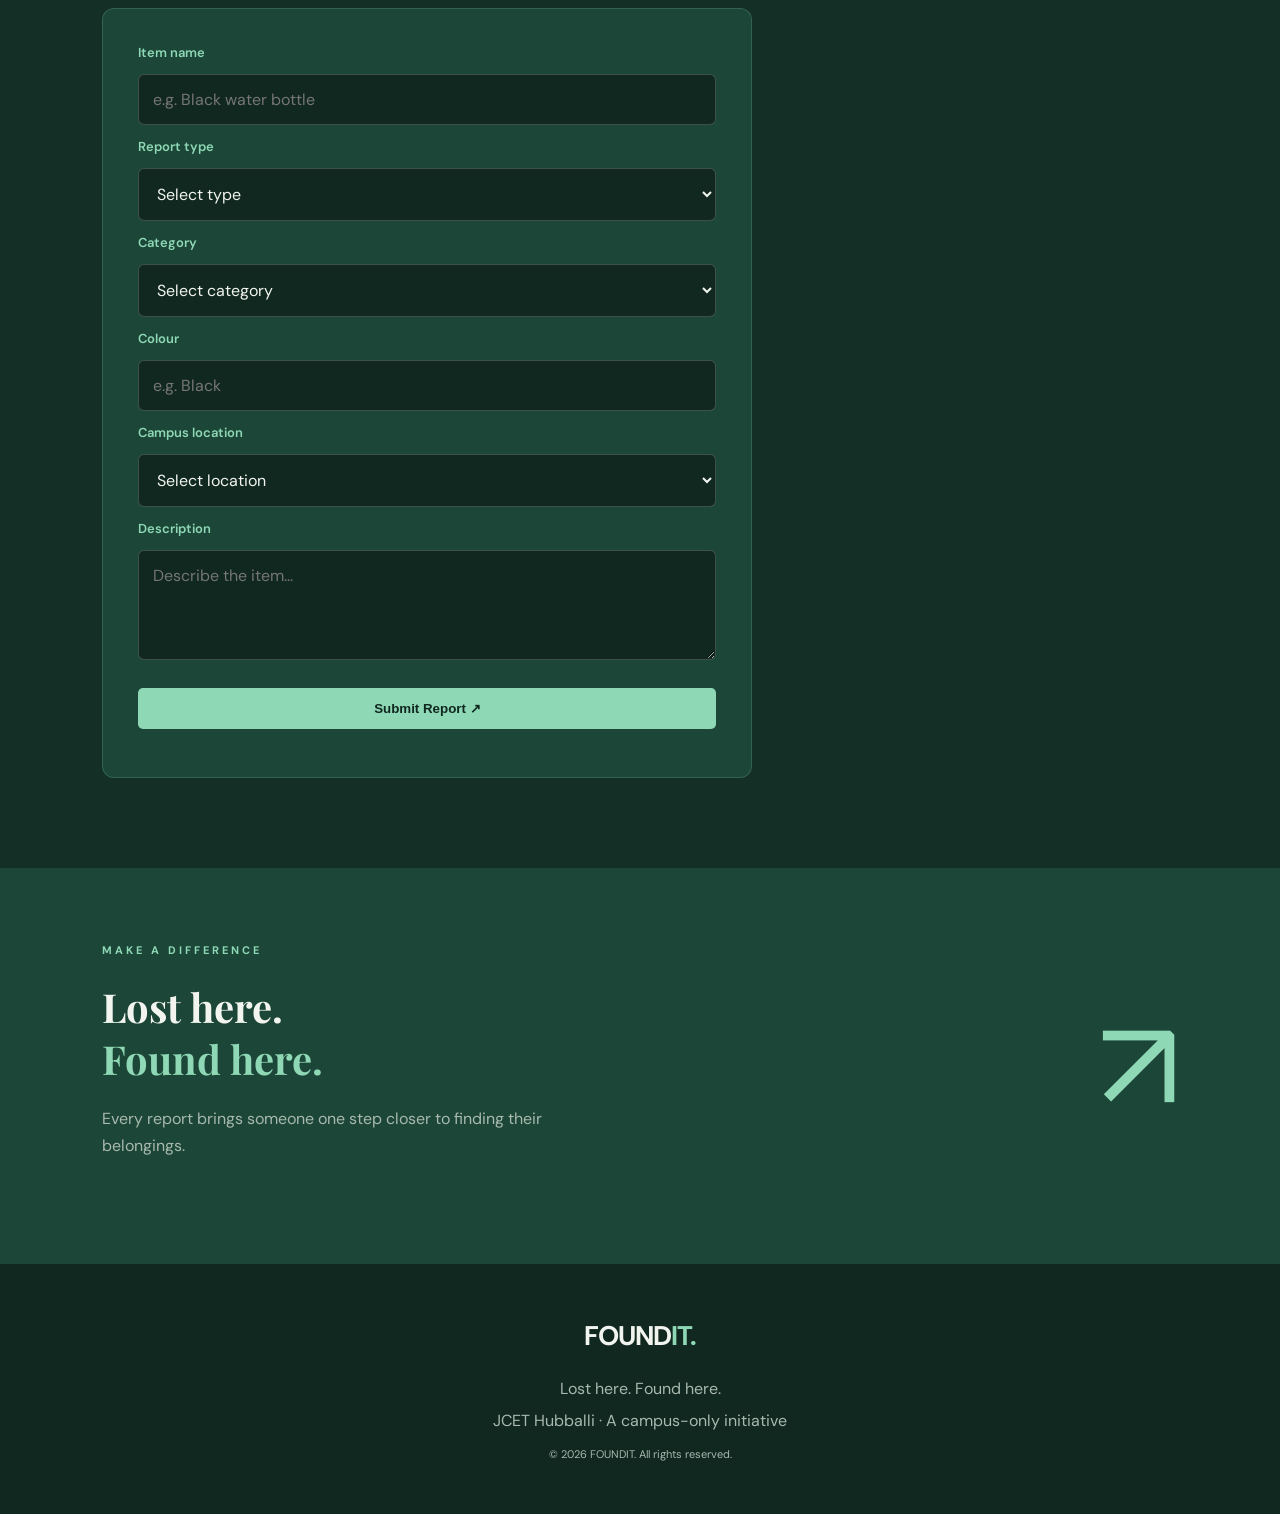
<file: frontend/index.html>
<!DOCTYPE html>
<html lang="en">
<head>
    <meta charset="UTF-8">
    <meta name="viewport" content="width=device-width, initial-scale=1.0">
    <title>FOUNDIT | JCET Lost & Found</title>
    <link rel="stylesheet" href="style.css">
</head>
<body>

<header class="navbar">
    <div class="logo">FOUND<span>IT.</span></div>
    <nav>
        <a href="#home">Home</a>
        <a href="#explore">Explore</a>
        <a href="#report">Report Item</a>
        <a href="#about">About</a>
    </nav>
    <button class="login-btn" onclick="showLogin()">Student Login</button>
</header>

<section class="hero" id="home">
    <div class="hero-content">
        <p class="eyebrow">JCET CAMPUS • HUBBALLI</p>
        <h1>Lost something?<br><span>Find your way back.</span></h1>
        <p class="hero-text">
            A smarter campus lost and found platform.
            Report missing belongings, discover found items
            and reconnect with what matters.
        </p>
        <div class="hero-actions">
            <a href="#explore" class="primary-btn">Explore Items ↗</a>
            <a href="#report" class="secondary-btn">Report an Item</a>
        </div>
    </div>

    <div class="hero-art">
        <div class="orbit orbit-one"></div>
        <div class="orbit orbit-two"></div>
        <div class="floating-card">
            <span class="card-icon">✦</span>
            <p>FOUND SOMETHING?</p>
            <h2>Give it<br>another chance.</h2>
            <span class="card-bottom">FOUNDIT / 001</span>
        </div>
        <div class="small-tag">YOUR CAMPUS. YOUR COMMUNITY.</div>
    </div>
</section>

<section class="stats">
    <div><h2>01</h2><p>One campus</p></div>
    <div><h2>24/7</h2><p>Easy reporting</p></div>
    <div><h2>∞</h2><p>Possibilities to reconnect</p></div>
</section>

<section class="section" id="explore">
    <div class="section-heading">
        <div>
            <p class="eyebrow">THE CAMPUS COLLECTION</p>
            <h2>Recently reported</h2>
        </div>
        <span class="live-tag">● CAMPUS UPDATES</span>
    </div>

    <div class="filter-row">
        <button class="filter active" onclick="filterItems('all',this)">All items</button>
        <button class="filter" onclick="filterItems('lost',this)">Lost</button>
        <button class="filter" onclick="filterItems('found',this)">Found</button>
    </div>

    <div class="item-grid" id="itemGrid">
        <div class="empty-state">
            <span>✧</span>
            <h3>Loading campus reports...</h3>
        </div>
    </div>
</section>

<section class="section report-form-section" id="report">
    <div class="section-heading">
        <div>
            <p class="eyebrow">HELP YOUR CAMPUS COMMUNITY</p>
            <h2>Report an item</h2>
        </div>
    </div>

    <form id="reportForm" class="report-form">
        <label>Item name</label>
        <input type="text" id="itemName" placeholder="e.g. Black water bottle" required>

        <label>Report type</label>
        <select id="itemType" required>
            <option value="">Select type</option>
            <option value="lost">I lost something</option>
            <option value="found">I found something</option>
        </select>

        <label>Category</label>
        <select id="itemCategory">
            <option value="">Select category</option>
            <option>Electronics</option>
            <option>Books & Notes</option>
            <option>Accessories</option>
            <option>Water Bottles</option>
            <option>Identity Cards</option>
            <option>Other</option>
        </select>

        <label>Colour</label>
        <input type="text" id="itemColour" placeholder="e.g. Black">

        <label>Campus location</label>
        <select id="itemLocation" required>
            <option value="">Select location</option>
            <option>Academic Block</option>
            <option>Library</option>
            <option>Computer Labs</option>
            <option>Canteen</option>
            <option>Auditorium</option>
            <option>Playground</option>
            <option>Parking Area</option>
        </select>

        <label>Description</label>
        <textarea id="itemDescription" placeholder="Describe the item..."></textarea>

        <button type="submit" class="primary-btn">Submit Report ↗</button>

        <p id="formMessage"></p>
    </form>
</section>

<section class="report-section">
    <div>
        <p class="eyebrow">MAKE A DIFFERENCE</p>
        <h2>Lost here.<br><span>Found here.</span></h2>
        <p>Every report brings someone one step closer to finding their belongings.</p>
    </div>
    <div class="report-symbol">↗</div>
</section>

<footer id="about">
    <div class="logo">FOUND<span>IT.</span></div>
    <p>Lost here. Found here.</p>
    <p>JCET Hubballi · A campus-only initiative</p>
    <small>© 2026 FOUNDIT. All rights reserved.</small>
</footer>

<script src="script.js"></script>
</body>
</html>
</file>
<file: frontend/style.css>
@import url('https://fonts.googleapis.com/css2?family=DM+Sans:wght@400;500;600;700&family=Playfair+Display:wght@500;600;700&display=swap');

:root {
    --dark: #102820;
    --green: #1C4638;
    --mint: #8ED8B5;
    --ivory: #F2F5EF;
    --muted: #A8B9AE;
}

* {
    margin: 0;
    padding: 0;
    box-sizing: border-box;
    scroll-behavior: smooth;
}

body {
    background: var(--dark);
    color: var(--ivory);
    font-family: 'DM Sans', sans-serif;
}

.navbar {
    height: 85px;
    padding: 0 8%;
    display: flex;
    align-items: center;
    justify-content: space-between;
    border-bottom: 1px solid #ffffff18;
}

.logo {
    font-size: 27px;
    font-weight: 700;
    letter-spacing: -1px;
}

.logo span {
    color: var(--mint);
}

nav {
    display: flex;
    gap: 32px;
}

nav a {
    color: var(--muted);
    text-decoration: none;
    font-size: 14px;
    transition: .3s;
}

nav a:hover {
    color: var(--mint);
}

.login-btn, .primary-btn {
    background: var(--mint);
    color: var(--dark);
    border: none;
    padding: 13px 22px;
    border-radius: 5px;
    font-weight: 700;
    text-decoration: none;
    cursor: pointer;
}

.hero {
    min-height: 570px;
    padding: 90px 8%;
    display: grid;
    grid-template-columns: 1.1fr .9fr;
    align-items: center;
    gap: 40px;
}

.eyebrow {
    color: var(--mint);
    letter-spacing: 3px;
    font-size: 11px;
    font-weight: 700;
    margin-bottom: 24px;
}

.hero h1 {
    font-family: 'Playfair Display', serif;
    font-size: clamp(43px, 5vw, 68px);
    line-height: 1.12;
    margin-bottom: 25px;
}

.hero h1 span, .report-section h2 span {
    color: var(--mint);
}

.hero-text {
    color: var(--muted);
    line-height: 1.8;
    max-width: 480px;
    font-size: 15px;
}

.hero-actions {
    display: flex;
    gap: 15px;
    margin-top: 32px;
}

.secondary-btn {
    padding: 13px 22px;
    border: 1px solid #ffffff45;
    border-radius: 5px;
    text-decoration: none;
    color: var(--ivory);
}

.hero-art {
    min-height: 390px;
    background: radial-gradient(circle, #28634b 0%, #153b2d 48%, #102820 75%);
    display: flex;
    align-items: center;
    justify-content: center;
    position: relative;
    overflow: hidden;
}

.orbit {
    position: absolute;
    border: 1px solid #8ed8b544;
    border-radius: 50%;
}

.orbit-one {
    width: 340px;
    height: 340px;
}

.orbit-two {
    width: 430px;
    height: 430px;
}

.floating-card {
    background: #F2F5EF;
    color: var(--dark);
    width: 240px;
    min-height: 280px;
    padding: 28px;
    transform: rotate(-5deg);
    box-shadow: 0 25px 70px #0006;
    position: relative;
    z-index: 1;
}

.card-icon {
    font-size: 35px;
    color: #39865f;
}

.floating-card p {
    font-size: 10px;
    letter-spacing: 2px;
    margin-top: 28px;
}

.floating-card h2 {
    font-family: 'Playfair Display', serif;
    font-size: 29px;
    margin-top: 12px;
}

.card-bottom {
    display: block;
    margin-top: 30px;
    font-size: 10px;
    letter-spacing: 2px;
}

.small-tag {
    position: absolute;
    bottom: 22px;
    font-size: 9px;
    letter-spacing: 2px;
    color: var(--mint);
}

.stats {
    display: flex;
    justify-content: space-around;
    padding: 35px 8%;
    background: var(--green);
}

.stats h2 {
    font-family: 'Playfair Display', serif;
    color: var(--mint);
    font-size: 29px;
}

.stats p {
    color: var(--muted);
    font-size: 13px;
    margin-top: 7px;
}

.section {
    padding: 90px 8%;
}

.section-heading {
    display: flex;
    justify-content: space-between;
    align-items: center;
}

.section-heading h2, .report-section h2 {
    font-family: 'Playfair Display', serif;
    font-size: 40px;
}

.live-tag {
    color: var(--mint);
    font-size: 11px;
}

.filter-row {
    display: flex;
    gap: 12px;
    margin: 35px 0;
}

.filter {
    padding: 10px 22px;
    background: transparent;
    color: var(--muted);
    border: 1px solid #ffffff30;
    border-radius: 25px;
    cursor: pointer;
}

.filter.active, .filter:hover {
    background: var(--mint);
    color: var(--dark);
    border-color: var(--mint);
}

.empty-state {
    grid-column: 1 / -1;
    text-align: center;
    padding: 65px 20px;
    border: 1px dashed #ffffff35;
    border-radius: 10px;
}

.empty-state span {
    font-size: 35px;
    color: var(--mint);
}

.empty-state h3 {
    margin: 15px 0;
}

.empty-state p {
    color: var(--muted);
    font-size: 13px;
}

.report-section {
    background: var(--green);
    padding: 75px 8%;
    display: flex;
    align-items: center;
    justify-content: space-between;
}

.report-section h2 {
    line-height: 1.3;
    margin-bottom: 20px;
}

.report-section p:not(.eyebrow) {
    color: var(--muted);
    margin-bottom: 30px;
    max-width: 480px;
    line-height: 1.7;
}

.report-symbol {
    font-size: 130px;
    color: var(--mint);
}

footer {
    padding: 45px 8%;
    text-align: center;
    color: var(--muted);
    line-height: 2;
}

footer .logo {
    color: var(--ivory);
    margin-bottom: 10px;
}

footer small {
    font-size: 11px;
}

@media (max-width: 750px) {
    .navbar {
        height: auto;
        padding: 22px 6%;
        flex-wrap: wrap;
        gap: 20px;
    }

    nav {
        order: 3;
        width: 100%;
        justify-content: space-between;
        gap: 10px;
    }

    .hero {
        grid-template-columns: 1fr;
        padding: 60px 6%;
    }

    .hero-art {
        min-height: 350px;
    }

    .stats {
        gap: 25px;
        flex-wrap: wrap;
    }

    .section {
        padding: 65px 6%;
    }

    .section-heading h2, .report-section h2 {
        font-size: 30px;
    }

    .report-section {
        padding: 60px 6%;
    }

    .report-symbol {
        display: none;
    }
}

.report-form-section {
    background: #142F25;
}

.report-form {
    max-width: 650px;
    margin-top: 35px;
    display: flex;
    flex-direction: column;
    gap: 13px;
    padding: 35px;
    background: #1C4638;
    border: 1px solid #8ED8B533;
    border-radius: 12px;
}

.report-form label {
    color: #8ED8B5;
    font-size: 13px;
    font-weight: 600;
}

.report-form input,
.report-form select,
.report-form textarea {
    width: 100%;
    padding: 14px;
    background: #102820;
    color: #F2F5EF;
    border: 1px solid #ffffff30;
    border-radius: 6px;
    font: inherit;
    outline: none;
}

.report-form input:focus,
.report-form select:focus,
.report-form textarea:focus {
    border-color: #8ED8B5;
}

.report-form textarea {
    min-height: 110px;
    resize: vertical;
}

.report-form button {
    margin-top: 15px;
}

#formMessage {
    color: #8ED8B5;
    font-size: 14px;
}

.item-grid {
    display: grid;
    grid-template-columns: repeat(2, 1fr);
    gap: 20px;
}

.item-card {
    background: #1C4638;
    padding: 25px;
    border-radius: 10px;
    border: 1px solid #8ED8B522;
}

.item-card h3 {
    margin: 12px 0;
}

.item-card p {
    color: #A8B9AE;
    font-size: 13px;
    margin-top: 6px;
}

@media (max-width: 650px) {
    .item-grid {
        grid-template-columns: 1fr;
    }

    .report-form {
        padding: 20px;
    }
}
</file>
